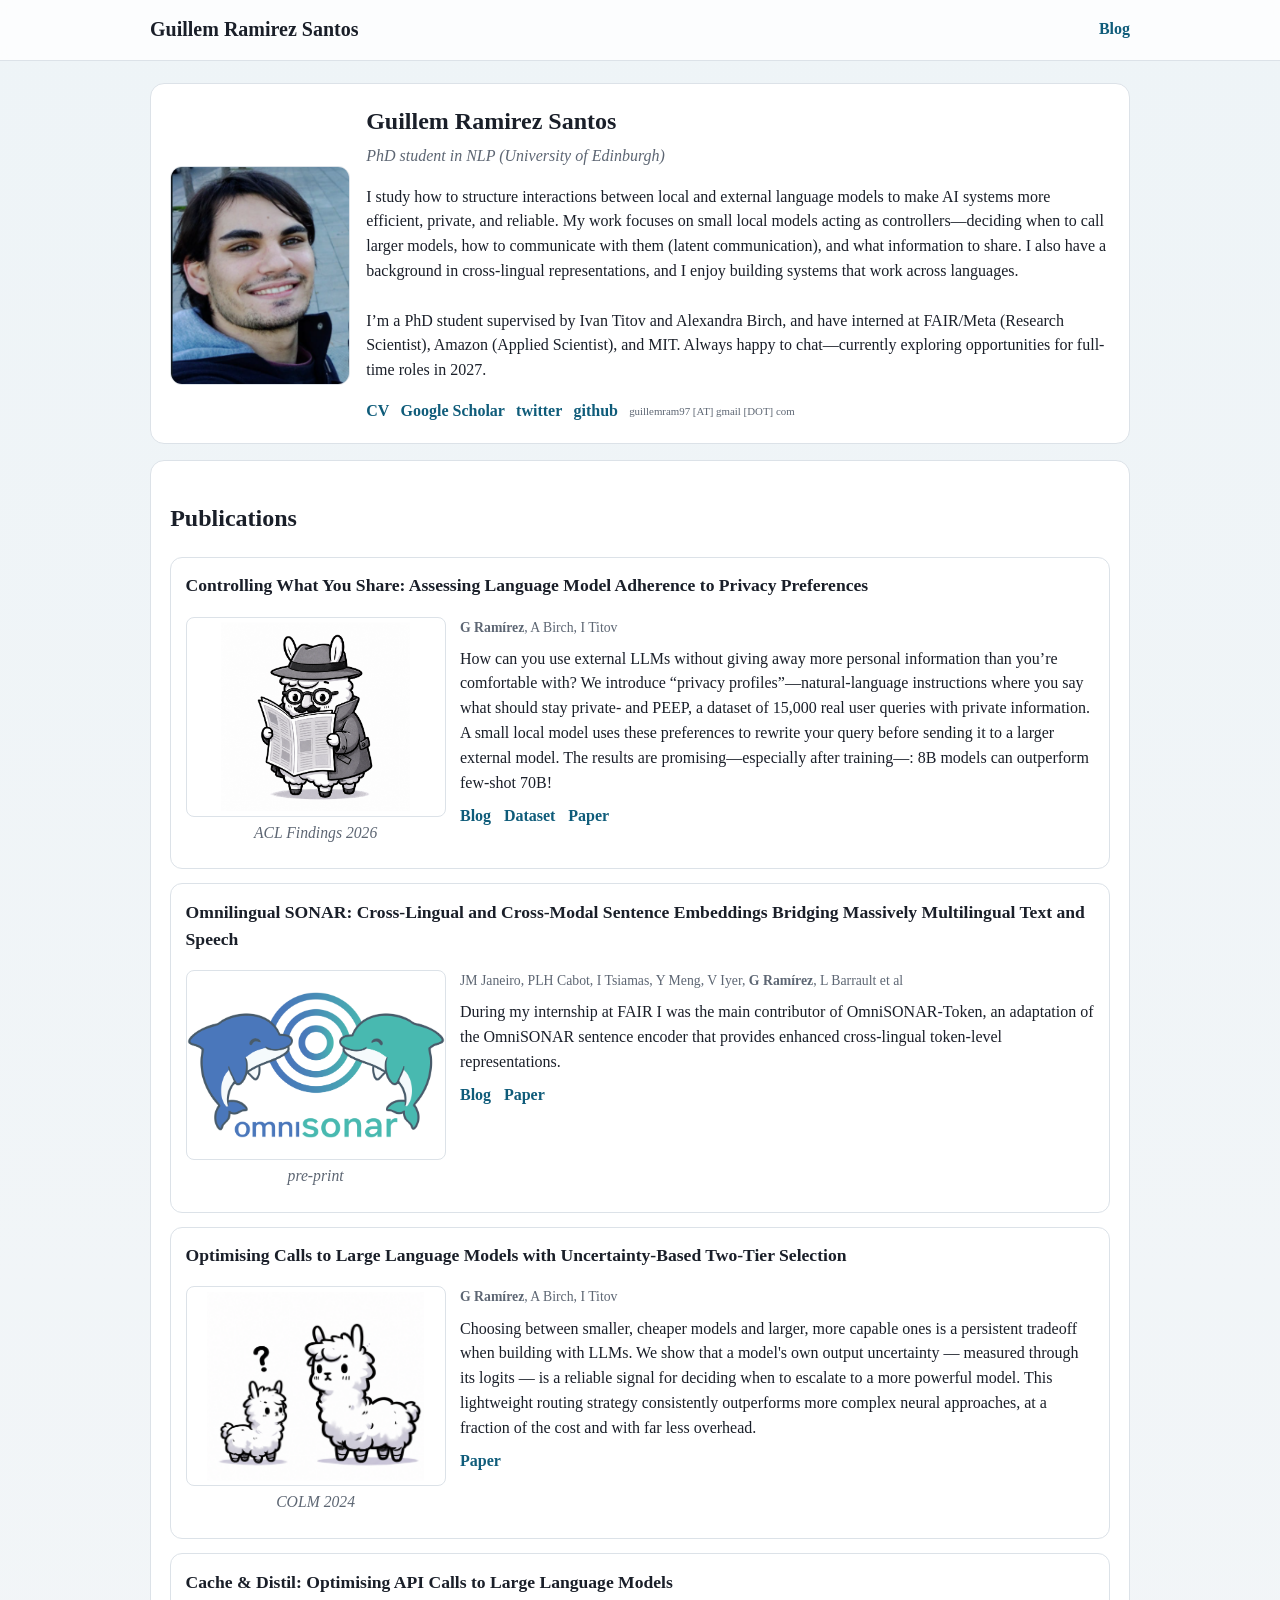
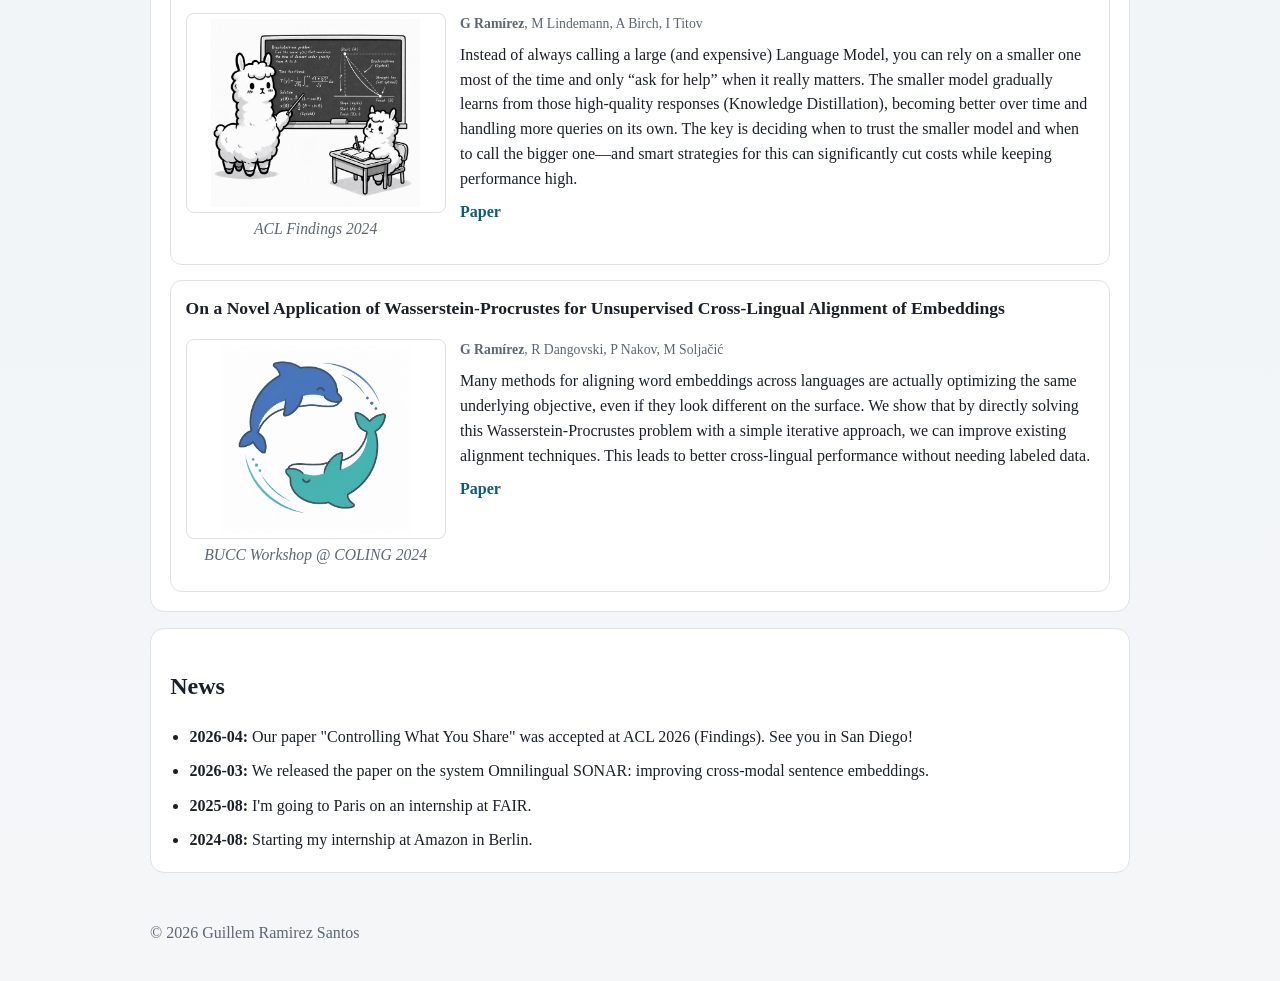
<file: index.html>
<!DOCTYPE html>
<html lang="en">
  <head>
    <meta charset="UTF-8" />
    <meta name="viewport" content="width=device-width, initial-scale=1.0" />
    <title>Academic Website</title>
    <link rel="stylesheet" href="styles.css" />
  </head>
  <body>
    <header class="site-header">
      <div class="wrap">
        <h1 id="site-title">Academic Website</h1>
        <nav>
          <a href="/blog/">Blog</a>
        </nav>
      </div>
    </header>

    <main class="wrap">
      <section id="introduction" class="card"></section>

      <section id="publications" class="card">
        <h2>Publications</h2>
        <div id="publications-list" class="publication-grid"></div>
      </section>

      <section id="news" class="card">
        <h2>News</h2>
        <ul id="news-list" class="news-list"></ul>
      </section>
    </main>

    <footer class="site-footer wrap">
      <p>© <span id="year"></span> <span id="footer-name">Your Name</span></p>
    </footer>

    <script src="main.js?v=20260429b"></script>
  </body>
</html>
</file>
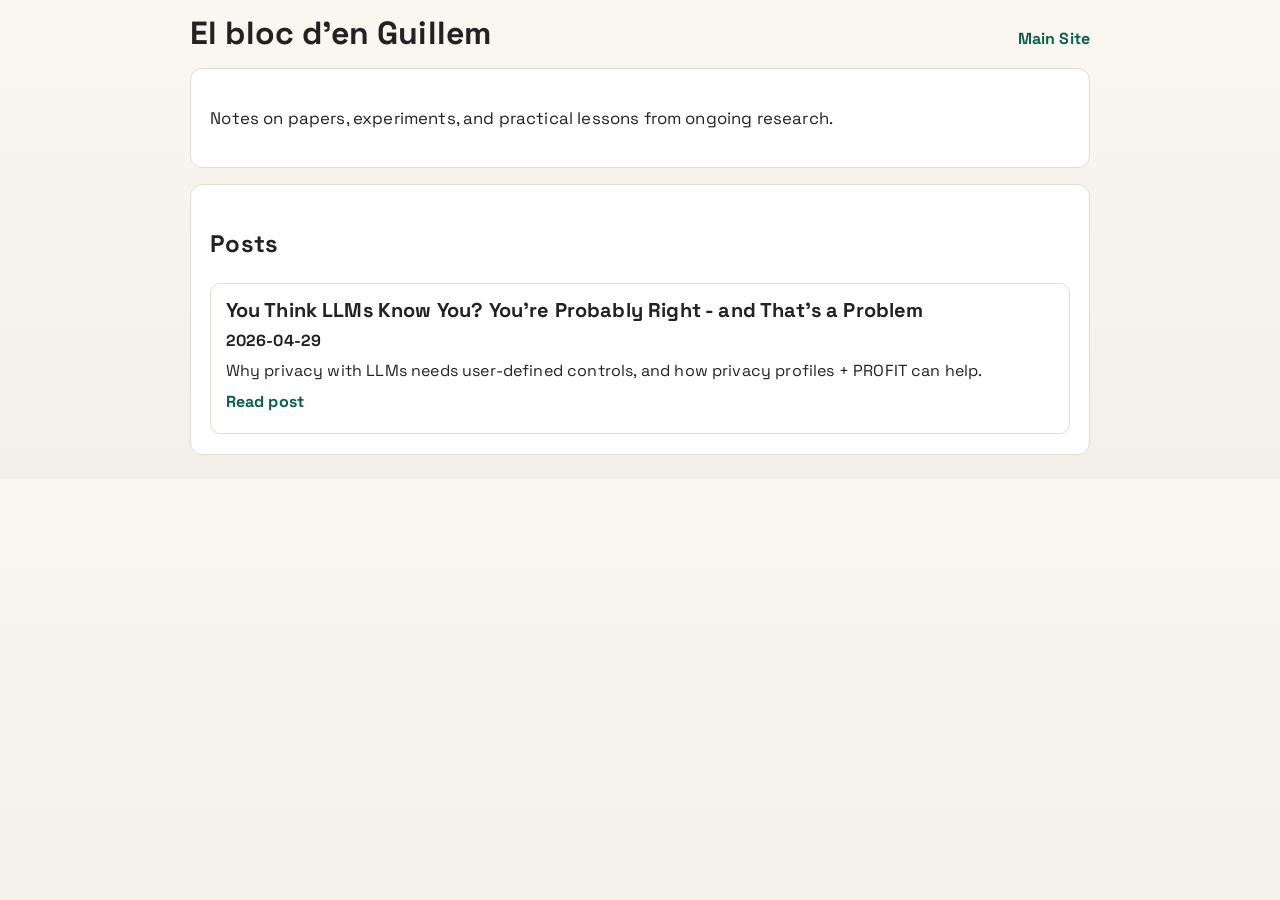
<file: blog/index.html>
<!DOCTYPE html>
<html lang="en">
  <head>
    <meta charset="UTF-8" />
    <meta name="viewport" content="width=device-width, initial-scale=1.0" />
    <title>Blog</title>
    <link rel="preconnect" href="https://fonts.googleapis.com" />
    <link rel="preconnect" href="https://fonts.gstatic.com" crossorigin />
    <link
      href="https://fonts.googleapis.com/css2?family=Space+Grotesk:wght@400;500;700&display=swap"
      rel="stylesheet"
    />
    <link rel="stylesheet" href="styles.css?v=20260429c" />
  </head>
  <body>
    <header class="blog-header wrap">
      <h1 id="blog-title">Research Blog</h1>
      <nav>
        <a href="/">Main Site</a>
      </nav>
    </header>

    <main class="wrap">
      <section class="card">
        <p id="blog-description"></p>
      </section>
      <section class="card">
        <h2>Posts</h2>
        <div id="posts" class="posts"></div>
      </section>
    </main>

    <script src="main.js?v=20260429c"></script>
  </body>
</html>
</file>
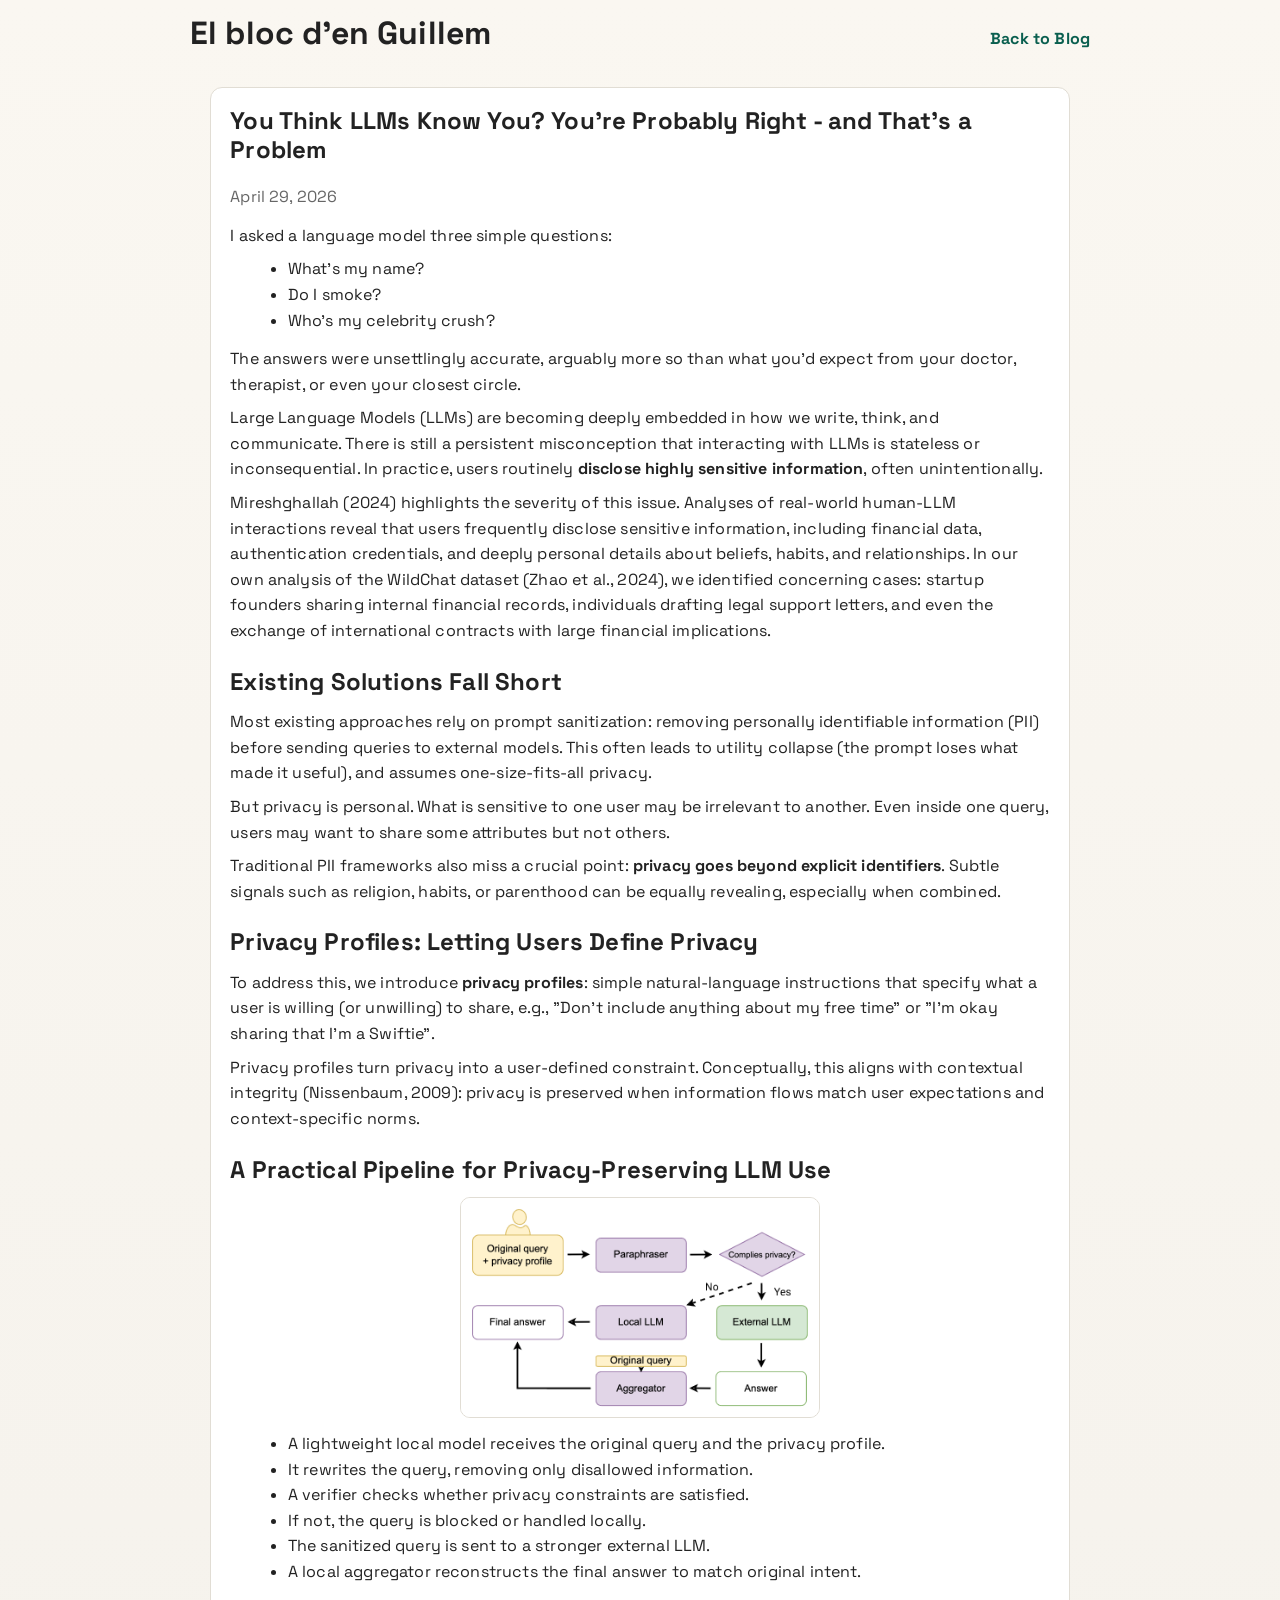
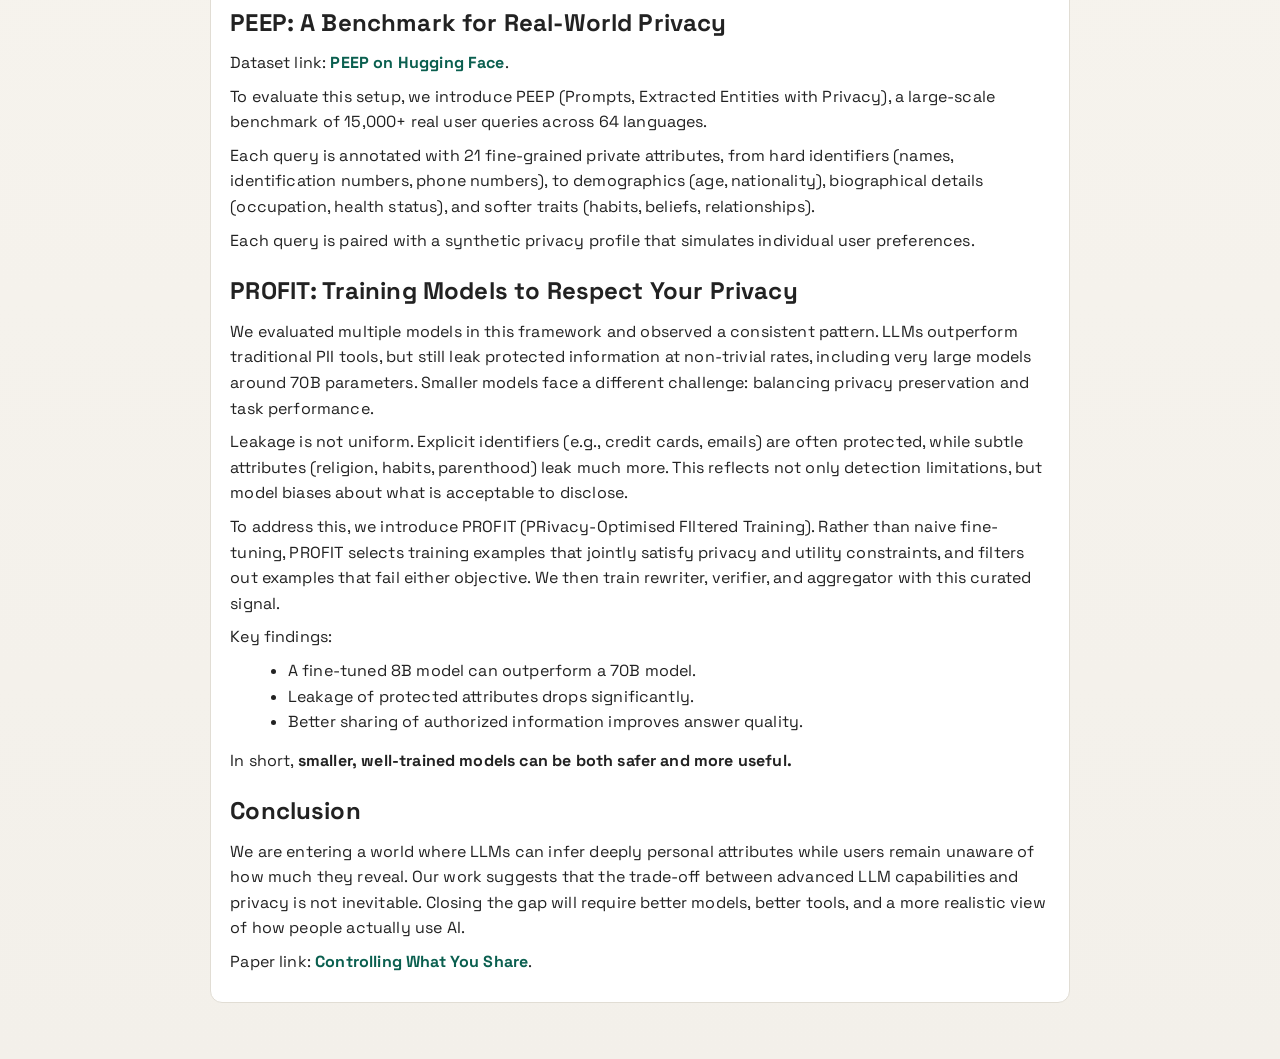
<file: blog/posts/privacy-profiles-llm-privacy.html>
<!DOCTYPE html>
<html lang="en">
  <head>
    <meta charset="UTF-8" />
    <meta name="viewport" content="width=device-width, initial-scale=1.0" />
    <title>You Think LLMs Know You? | El bloc d'en Guillem</title>
    <link rel="preconnect" href="https://fonts.googleapis.com" />
    <link rel="preconnect" href="https://fonts.gstatic.com" crossorigin />
    <link
      href="https://fonts.googleapis.com/css2?family=Space+Grotesk:wght@400;500;700&display=swap"
      rel="stylesheet"
    />
    <link rel="stylesheet" href="../styles.css" />
    <style>
      .post-wrap { width: min(860px, 92vw); margin: 1.2rem auto 2rem; }
      .post { background: #fff; border: 1px solid #e1ddd4; border-radius: 12px; padding: 1.2rem; font-family: "Space Grotesk", "Avenir Next", "Segoe UI", sans-serif; line-height: 1.6; }
      .post h1 { margin-top: 0; line-height: 1.2; }
      .post h2 { margin-top: 1.2rem; margin-bottom: 0.45rem; }
      .post p { margin: 0.5rem 0; }
      .post ul { margin: 0.4rem 0 0.8rem 1.1rem; }
      .post .meta { color: #666; margin-bottom: 0.8rem; }
      .pipeline-image { width: min(360px, 100%); display: block; margin: 0.5rem auto 0.8rem; border: 1px solid #e1ddd4; border-radius: 10px; }
    </style>
  </head>
  <body>
    <header class="blog-header wrap">
      <h1>El bloc d'en Guillem</h1>
      <nav><a href="/blog/">Back to Blog</a></nav>
    </header>

    <main class="post-wrap">
      <article class="post">
        <h1>You Think LLMs Know You? You're Probably Right - and That's a Problem</h1>
        <p class="meta">April 29, 2026</p>

        <p>
          I asked a language model three simple questions:
        </p>
        <ul>
          <li>What's my name?</li>
          <li>Do I smoke?</li>
          <li>Who's my celebrity crush?</li>
        </ul>
        <p>
          The answers were unsettlingly accurate, arguably more so than what you'd expect from your doctor,
          therapist, or even your closest circle.
        </p>

        <p>
          Large Language Models (LLMs) are becoming deeply embedded in how we write, think, and communicate.
          There is still a persistent misconception that interacting with LLMs is stateless or inconsequential.
          In practice, users routinely <strong>disclose highly sensitive information</strong>, often unintentionally.
        </p>

        <p>
          Mireshghallah (2024) highlights the severity of this issue. Analyses of real-world human-LLM
          interactions reveal that users frequently disclose sensitive information, including financial data,
          authentication credentials, and deeply personal details about beliefs, habits, and relationships.
          In our own analysis of the WildChat dataset (Zhao et al., 2024), we identified concerning cases:
          startup founders sharing internal financial records, individuals drafting legal support letters,
          and even the exchange of international contracts with large financial implications.
        </p>
        <h2>Existing Solutions Fall Short</h2>
        <p>
          Most existing approaches rely on prompt sanitization: removing personally identifiable information
          (PII) before sending queries to external models. This often leads to utility collapse (the prompt
          loses what made it useful), and assumes one-size-fits-all privacy.
        </p>
        <p>
          But privacy is personal. What is sensitive to one user may be irrelevant to another. Even inside one
          query, users may want to share some attributes but not others.
        </p>
        <p>
          Traditional PII frameworks also miss a crucial point: <strong>privacy goes beyond explicit identifiers</strong>.
          Subtle signals such as religion, habits, or parenthood can be equally revealing, especially when combined.
        </p>

        <h2>Privacy Profiles: Letting Users Define Privacy</h2>
        <p>
          To address this, we introduce <strong>privacy profiles</strong>: simple natural-language instructions that specify what a
          user is willing (or unwilling) to share, e.g., "Don't include anything about my free time" or
          "I'm okay sharing that I'm a Swiftie".
        </p>
        <p>
          Privacy profiles turn privacy into a user-defined constraint. Conceptually, this aligns with
          contextual integrity (Nissenbaum, 2009): privacy is preserved when information flows match user
          expectations and context-specific norms.
        </p>

        <h2>A Practical Pipeline for Privacy-Preserving LLM Use</h2>
        <img class="pipeline-image" src="../assets/privacy.png" alt="Privacy-preserving LLM pipeline" />
        <ul>
          <li>A lightweight local model receives the original query and the privacy profile.</li>
          <li>It rewrites the query, removing only disallowed information.</li>
          <li>A verifier checks whether privacy constraints are satisfied.</li>
          <li>If not, the query is blocked or handled locally.</li>
          <li>The sanitized query is sent to a stronger external LLM.</li>
          <li>A local aggregator reconstructs the final answer to match original intent.</li>
        </ul>

        <h2>PEEP: A Benchmark for Real-World Privacy</h2>
        <p>
          Dataset link:
          <a href="https://huggingface.co/datasets/guillemram97/PEEP" target="_blank" rel="noopener noreferrer">PEEP on Hugging Face</a>.
        </p>
        <p>
          To evaluate this setup, we introduce PEEP (Prompts, Extracted Entities with Privacy), a large-scale
          benchmark of 15,000+ real user queries across 64 languages.
        </p>
        <p>
          Each query is annotated with 21 fine-grained private attributes, from hard identifiers (names,
          identification numbers, phone numbers), to demographics (age, nationality), biographical details
          (occupation, health status), and softer traits (habits, beliefs, relationships).
        </p>
        <p>
          Each query is paired with a synthetic privacy profile that simulates individual user preferences.
        </p>

        <h2>PROFIT: Training Models to Respect Your Privacy</h2>
        <p>
          We evaluated multiple models in this framework and observed a consistent pattern. LLMs outperform
          traditional PII tools, but still leak protected information at non-trivial rates, including very
          large models around 70B parameters. Smaller models face a different challenge: balancing privacy
          preservation and task performance.
        </p>
        <p>
          Leakage is not uniform. Explicit identifiers (e.g., credit cards, emails) are often protected,
          while subtle attributes (religion, habits, parenthood) leak much more. This reflects not only
          detection limitations, but model biases about what is acceptable to disclose.
        </p>
        <p>
          To address this, we introduce PROFIT (PRivacy-Optimised FIltered Training). Rather than naive
          fine-tuning, PROFIT selects training examples that jointly satisfy privacy and utility constraints,
          and filters out examples that fail either objective. We then train rewriter, verifier, and aggregator
          with this curated signal.
        </p>
        <p>Key findings:</p>
        <ul>
          <li>A fine-tuned 8B model can outperform a 70B model.</li>
          <li>Leakage of protected attributes drops significantly.</li>
          <li>Better sharing of authorized information improves answer quality.</li>
        </ul>
        <p>
          In short, <strong>smaller, well-trained models can be both safer and more useful.</strong>
        </p>

        <h2>Conclusion</h2>
        <p>
          We are entering a world where LLMs can infer deeply personal attributes while users remain unaware of
          how much they reveal. Our work suggests that the trade-off between advanced LLM capabilities and privacy
          is not inevitable. Closing the gap will require better models, better tools, and a more realistic view
          of how people actually use AI.
        </p>
        <p>
          Paper link:
          <a href="https://arxiv.org/abs/2507.05391" target="_blank" rel="noopener noreferrer">Controlling What You Share</a>.
        </p>
      </article>
    </main>
  </body>
</html>
</file>
<file: styles.css>
:root {
  --bg: #f4f6f8;
  --card: #ffffff;
  --text: #1a1f29;
  --muted: #5d6673;
  --accent: #0f5c7a;
  --line: #dce2e8;
}

* {
  box-sizing: border-box;
}

body {
  margin: 0;
  font-family: Georgia, "Times New Roman", serif;
  color: var(--text);
  background: linear-gradient(180deg, #eef4f7 0%, var(--bg) 100%);
  line-height: 1.55;
}

.wrap {
  width: min(980px, 92vw);
  margin: 0 auto;
}

.site-header {
  border-bottom: 1px solid var(--line);
  background: #ffffffcc;
  backdrop-filter: blur(8px);
  position: sticky;
  top: 0;
}

.site-header .wrap {
  display: flex;
  justify-content: space-between;
  align-items: center;
  gap: 1rem;
  padding: 0.9rem 0;
}

.site-header h1 {
  margin: 0;
  font-size: 1.25rem;
}

nav {
  display: flex;
  gap: 0.9rem;
  flex-wrap: wrap;
}

nav a {
  color: var(--accent);
  text-decoration: none;
  font-weight: 600;
}

main {
  padding: 1.4rem 0 2rem;
  display: grid;
  gap: 1rem;
}

.card {
  background: var(--card);
  border: 1px solid var(--line);
  border-radius: 14px;
  padding: 1.2rem;
}

.intro {
  display: grid;
  grid-template-columns: 180px 1fr;
  gap: 1rem;
  align-items: start;
}

.intro img {
  width: 100%;
  align-self: center;
  margin-top: 24px;
  border-radius: 12px;
  border: 1px solid var(--line);
}

.intro h2 {
  margin-top: 0;
  margin-bottom: 0.2rem;
}

.subtitle {
  color: var(--muted);
  font-style: italic;
  margin: 0 0 0.5rem;
}

.about {
  white-space: pre-line;
}

.contact {
  margin: 0;
  color: var(--muted);
  font-size: 0.68rem;
}

.publication-grid {
  display: grid;
  gap: 0.9rem;
}

.publication {
  border: 1px solid var(--line);
  border-radius: 12px;
  padding: 0.9rem;
  display: grid;
  grid-template-columns: 260px 1fr;
  gap: 0.9rem;
  align-items: start;
}

.publication-title {
  grid-column: 1 / -1;
  margin: 0 0 0.15rem;
  font-size: 1.1rem;
}

.publication-left {
  display: flex;
  flex-direction: column;
  gap: 0.25rem;
}

.publication-media {
  display: block;
  width: 100%;
  height: 200px;
  background: #fff;
  padding: 0.3rem;
  border-radius: 8px;
  border: 1px solid var(--line);
  object-fit: contain;
  object-position: center;
}

.publication object.publication-media {
  padding: 0;
}

.publication-media.media-omnisonar {
  height: 190px;
  padding: 0;
  background: #fff;
  object-fit: contain;
}

.publication-media.media-colm {
  height: 235px;
  padding: 0;
  object-fit: cover;
}

.publication-right {
  min-width: 0;
}

.authors {
  margin: 0 0 0.4rem;
  color: var(--muted);
  font-size: 0.86rem;
}

.publication p {
  margin: 0 0 0.55rem;
}

.venue {
  margin: 0.45rem 0 0;
  color: var(--muted);
  font-size: 0.98rem;
  text-align: center;
}

.links {
  display: flex;
  gap: 0.8rem;
  flex-wrap: wrap;
  align-items: center;
}

.intro-links {
  gap: 0.7rem;
}

.links a {
  color: var(--accent);
  font-weight: 600;
  text-decoration: none;
}

.news-list {
  margin: 0;
  padding-left: 1.2rem;
  display: grid;
  gap: 0.6rem;
}

.site-footer {
  color: var(--muted);
  padding-bottom: 1.2rem;
}

@media (max-width: 760px) {
  .intro,
  .publication {
    grid-template-columns: 1fr;
  }

  .intro img {
    width: min(220px, 68%);
    margin: 24px auto 0;
  }

  .site-header .wrap {
    align-items: flex-start;
    flex-direction: column;
  }
}
</file>
<file: blog/styles.css>
:root {
  --bg: #f3f0ea;
  --card: #ffffff;
  --text: #222;
  --muted: #666;
  --accent: #0a5f4f;
  --line: #e1ddd4;
}

* {
  box-sizing: border-box;
}

body {
  margin: 0;
  font-family: "Space Grotesk", "Avenir Next", "Segoe UI", sans-serif;
  background: linear-gradient(180deg, #faf7f1 0%, var(--bg) 100%);
  color: var(--text);
  line-height: 1.6;
  letter-spacing: 0.01em;
}

.wrap {
  width: min(900px, 92vw);
  margin: 0 auto;
}

.blog-header {
  display: flex;
  justify-content: space-between;
  align-items: baseline;
  padding: 1rem 0;
}

.blog-header h1 {
  margin: 0;
  font-size: 2rem;
  line-height: 1.1;
  font-weight: 700;
}

.blog-header a {
  color: var(--accent);
  text-decoration: none;
  font-weight: 700;
}

main {
  display: grid;
  gap: 1rem;
  padding-bottom: 1.5rem;
}

.card {
  background: var(--card);
  border: 1px solid var(--line);
  border-radius: 12px;
  padding: 1.2rem;
}

.posts {
  display: grid;
  gap: 0.9rem;
}

.post {
  border: 1px solid var(--line);
  border-radius: 10px;
  padding: 0.9rem;
}

.post h3 {
  margin-top: 0;
  margin-bottom: 0.35rem;
  font-size: 1.25rem;
  line-height: 1.2;
  font-weight: 700;
}

.post p {
  margin: 0.3rem 0;
  font-size: 1rem;
}

.post a {
  color: var(--accent);
  font-weight: 700;
  text-decoration: none;
}

#blog-description {
  font-size: 1.05rem;
}
</file>
